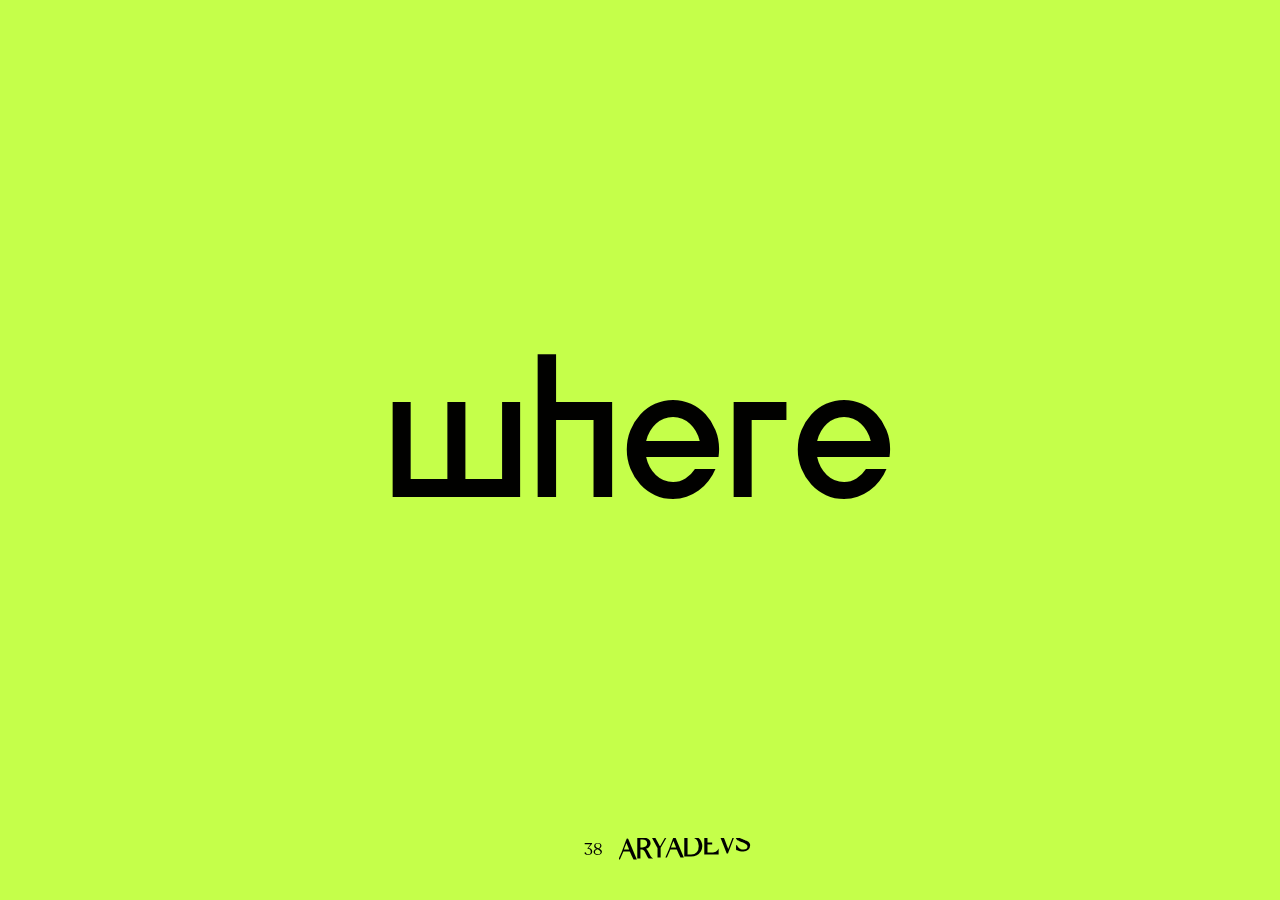
<file: index.html>
<!DOCTYPE html>
<html lang="en">

<head>
    <meta charset="UTF-8">
    <meta name="viewport" content="width=device-width, initial-scale=1.0, maximum-scale=1, user-scalable=no">
    <title>AryaDevs Agency</title>
    <meta name="description" content="Creative Website Development Agency. Let's turn your ideas into captivating digital experiences." />
    <link rel="stylesheet" href="css/global.css">
    <link rel="stylesheet" href="css/menu.css">
    <link rel="stylesheet" href="css/loader.css">
    <link rel="stylesheet" href="css/home.css">
    <link rel="stylesheet" href="css/about.css">
    <link rel="stylesheet" href="css/services.css">
    <link rel="stylesheet" href="css/team.css">
    <link rel="stylesheet" href="css/contact.css">
    <link rel="stylesheet" href="css/projects.css">
    <script src="js/pkgs/barba.umd.js"></script>
    <script src="js/pkgs/lodash.min.js"></script>
    <script src="js/pkgs/revealer.iife.js"></script>
    <script src="js/pkgs/gsap.min.js"></script>
    <script src="js/pkgs/TweenMax.min.js"></script>
    <script src="js/pkgs/anime.min.js"></script>
    <script src="js/pkgs/tailwindcss.min.js"></script>
</head>

<body data-barba="wrapper">
    <!-- <script async src="https://cse.google.com/cse.js?cx=216cae435e8ae4528">
    </script>
    <div class="gcse-search"></div> -->
    
    <div class="navbar">
        <a href="/index.html" class="logo__btn">AryaDevs</a>
        <div class="menu__itms">
            <a href="index.html">home</a>
            <a href="about.html">about</a>
            <a href="services.html">services</a>
            <a href="projects.html">projects</a>
            <a href="pricing.html">pricing</a>
            <a href="contact.html">contact</a>
        </div>
        <button class="menu__btn">menu</button>
    </div>

    <div id="loader-container"></div>
    <div id="menu-container"></div>
    <script>
        function loadComponent(htmlFile, containerId, scriptFile) {
            fetch(htmlFile)
                .then(response => response.text())
                .then(data => {
                    document.getElementById(containerId).innerHTML = data;
                    const script = document.createElement("script");
                    script.src = scriptFile;
                    document.body.appendChild(script);
                })
                .catch(error => console.error(`Error loading ${htmlFile}:`, error));
        }
        loadComponent("loader.html", "loader-container", "js/loader.js");
        loadComponent("menu.html", "menu-container", "js/menu.js");
    </script>

    <main data-barba="container" data-barba-namespace="home">
        <div id="blocks">
            <div class="block"></div>
        </div>

        <h1 id="title">
            Let's mix your ideas with our skills and
            <span class="fancy magic">
                <span class="magic-star">
                    <svg viewBox="0 0 512 512">
                        <path
                            d="M512 255.1c0 11.34-7.406 20.86-18.44 23.64l-171.3 42.78l-42.78 171.1C276.7 504.6 267.2 512 255.9 512s-20.84-7.406-23.62-18.44l-42.66-171.2L18.47 279.6C7.406 276.8 0 267.3 0 255.1c0-11.34 7.406-20.83 18.44-23.61l171.2-42.78l42.78-171.1C235.2 7.406 244.7 0 256 0s20.84 7.406 23.62 18.44l42.78 171.2l171.2 42.78C504.6 235.2 512 244.6 512 255.1z" />
                    </svg>
                </span>
                <span class="magic-star">
                    <svg viewBox="0 0 512 512">
                        <path
                            d="M512 255.1c0 11.34-7.406 20.86-18.44 23.64l-171.3 42.78l-42.78 171.1C276.7 504.6 267.2 512 255.9 512s-20.84-7.406-23.62-18.44l-42.66-171.2L18.47 279.6C7.406 276.8 0 267.3 0 255.1c0-11.34 7.406-20.83 18.44-23.61l171.2-42.78l42.78-171.1C235.2 7.406 244.7 0 256 0s20.84 7.406 23.62 18.44l42.78 171.2l171.2 42.78C504.6 235.2 512 244.6 512 255.1z" />
                    </svg>
                </span>
                <span class="magic-text">create something Amazing!</span>
            </span>
        </h1>

        <footer>
            <div class="contact-1">
                <a href="mailto:info.aryadevs@gmail.com&subject=Project%20Discussion&body=Hello%20AryaDevs%20team!"
                    target="_blank" rel="noopener noreferrer">Say Hello</a>
            </div>
            <div class="contact-2">
                <a href="https://x.com/aryadevs_agency" target="_blank" rel="noopener noreferrer">
                    <svg xmlns="http://www.w3.org/2000/svg" viewBox="0 0 30 30" width="50px" height="50px">
                        <path
                            d="M26.37,26l-8.795-12.822l0.015,0.012L25.52,4h-2.65l-6.46,7.48L11.28,4H4.33l8.211,11.971L12.54,15.97L3.88,26h2.65 l7.182-8.322L19.42,26H26.37z M10.23,6l12.34,18h-2.1L8.12,6H10.23z" />
                    </svg>
                </a>
                <a href="https://www.instagram.com/aryadevs.agency/" target="_blank" rel="noopener noreferrer">
                    <svg xmlns="http://www.w3.org/2000/svg" viewBox="0 0 48 48" width="50px" height="50px">
                        <radialGradient id="yOrnnhliCrdS2gy~4tD8ma" cx="19.38" cy="42.035" r="44.899"
                            gradientUnits="userSpaceOnUse">
                            <stop offset="0" stop-color="#fd5" />
                            <stop offset=".328" stop-color="#ff543f" />
                            <stop offset=".348" stop-color="#fc5245" />
                            <stop offset=".504" stop-color="#e64771" />
                            <stop offset=".643" stop-color="#d53e91" />
                            <stop offset=".761" stop-color="#cc39a4" />
                            <stop offset=".841" stop-color="#c837ab" />
                        </radialGradient>
                        <path fill="url(#yOrnnhliCrdS2gy~4tD8ma)"
                            d="M34.017,41.99l-20,0.019c-4.4,0.004-8.003-3.592-8.008-7.992l-0.019-20	c-0.004-4.4,3.592-8.003,7.992-8.008l20-0.019c4.4-0.004,8.003,3.592,8.008,7.992l0.019,20	C42.014,38.383,38.417,41.986,34.017,41.99z" />
                        <radialGradient id="yOrnnhliCrdS2gy~4tD8mb" cx="11.786" cy="5.54" r="29.813"
                            gradientTransform="matrix(1 0 0 .6663 0 1.849)" gradientUnits="userSpaceOnUse">
                            <stop offset="0" stop-color="#4168c9" />
                            <stop offset=".999" stop-color="#4168c9" stop-opacity="0" />
                        </radialGradient>
                        <path fill="url(#yOrnnhliCrdS2gy~4tD8mb)"
                            d="M34.017,41.99l-20,0.019c-4.4,0.004-8.003-3.592-8.008-7.992l-0.019-20	c-0.004-4.4,3.592-8.003,7.992-8.008l20-0.019c4.4-0.004,8.003,3.592,8.008,7.992l0.019,20	C42.014,38.383,38.417,41.986,34.017,41.99z" />
                        <path fill="#fff"
                            d="M24,31c-3.859,0-7-3.14-7-7s3.141-7,7-7s7,3.14,7,7S27.859,31,24,31z M24,19c-2.757,0-5,2.243-5,5	s2.243,5,5,5s5-2.243,5-5S26.757,19,24,19z" />
                        <circle cx="31.5" cy="16.5" r="1.5" fill="#fff" />
                        <path fill="#fff"
                            d="M30,37H18c-3.859,0-7-3.14-7-7V18c0-3.86,3.141-7,7-7h12c3.859,0,7,3.14,7,7v12	C37,33.86,33.859,37,30,37z M18,13c-2.757,0-5,2.243-5,5v12c0,2.757,2.243,5,5,5h12c2.757,0,5-2.243,5-5V18c0-2.757-2.243-5-5-5H18z" />
                    </svg>
                </a>
                <a href="https://www.linkedin.com/in/aryadevs-agency/" target="_blank" rel="noopener noreferrer">
                    <svg xmlns="http://www.w3.org/2000/svg" viewBox="0 0 48 48" width="50px" height="50px">
                        <path fill="#0288D1"
                            d="M42,37c0,2.762-2.238,5-5,5H11c-2.761,0-5-2.238-5-5V11c0-2.762,2.239-5,5-5h26c2.762,0,5,2.238,5,5V37z" />
                        <path fill="#FFF"
                            d="M12 19H17V36H12zM14.485 17h-.028C12.965 17 12 15.888 12 14.499 12 13.08 12.995 12 14.514 12c1.521 0 2.458 1.08 2.486 2.499C17 15.887 16.035 17 14.485 17zM36 36h-5v-9.099c0-2.198-1.225-3.698-3.192-3.698-1.501 0-2.313 1.012-2.707 1.99C24.957 25.543 25 26.511 25 27v9h-5V19h5v2.616C25.721 20.5 26.85 19 29.738 19c3.578 0 6.261 2.25 6.261 7.274L36 36 36 36z" />
                    </svg>
                </a>
            </div>
        </footer>
    </main>

    <script src="js/home.js"></script>
    <script src="js/page.js"></script>
</body>

</html>
</file>
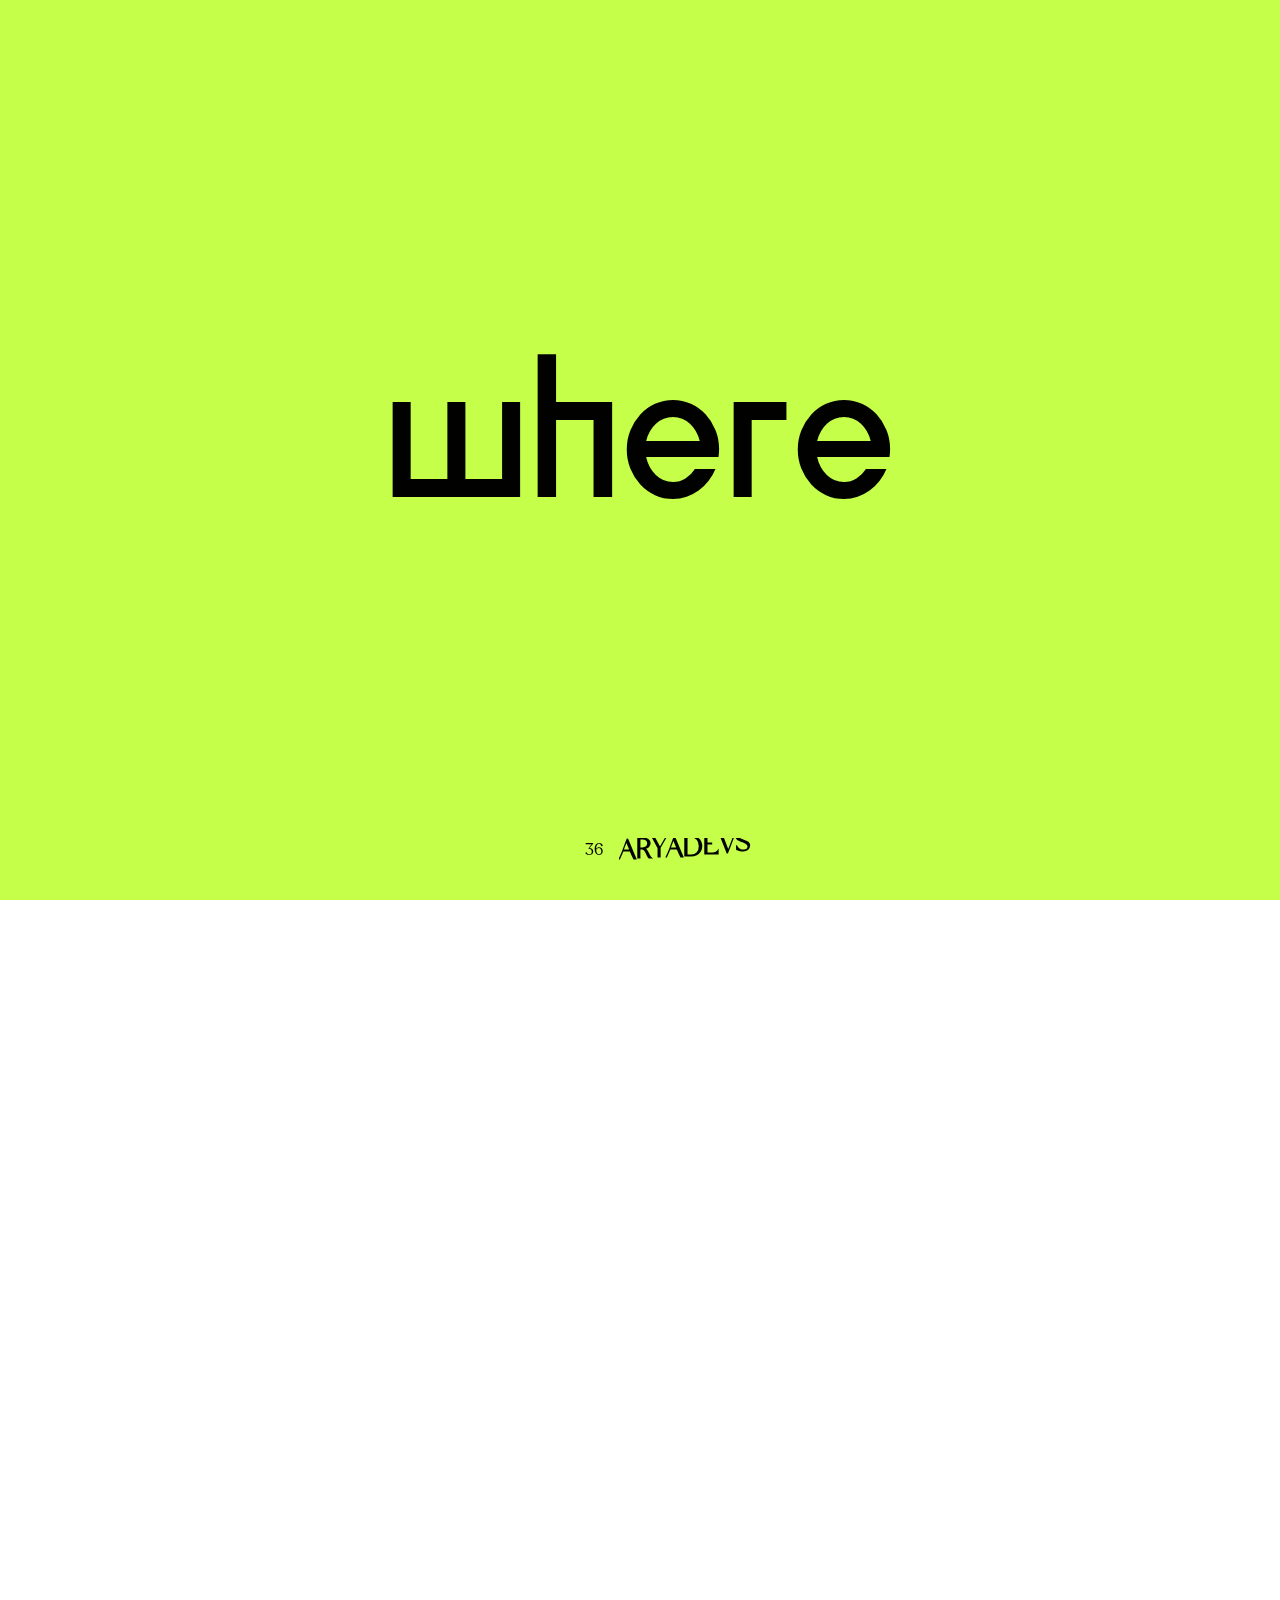
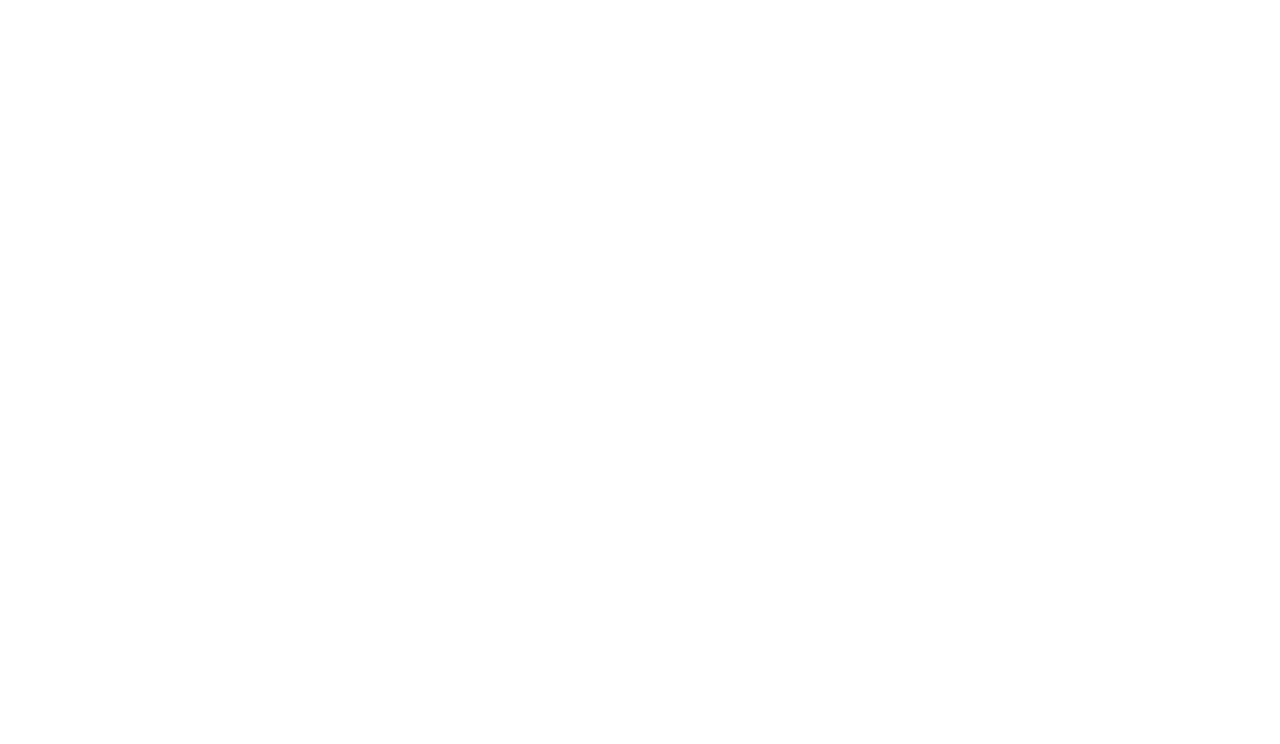
<file: about.html>
<!DOCTYPE html>
<html lang="en">

<head>
    <meta charset="UTF-8">
    <meta name="viewport" content="width=device-width, initial-scale=1.0, maximum-scale=1, user-scalable=no">
    <title>About Us | AryaDevs Agency</title>
    <meta name="description" content="We design and develop transformative user experiences across all platforms." />
    <link rel="stylesheet" href="css/global.css">
    <link rel="stylesheet" href="css/menu.css">
    <link rel="stylesheet" href="css/loader.css">
    <link rel="stylesheet" href="css/home.css">
    <link rel="stylesheet" href="css/about.css">
    <link rel="stylesheet" href="css/services.css">
    <link rel="stylesheet" href="css/team.css">
    <link rel="stylesheet" href="css/contact.css">
    <link rel="stylesheet" href="css/projects.css">
    <script src="js/pkgs/barba.umd.js"></script>
    <script src="js/pkgs/lodash.min.js"></script>
    <script src="js/pkgs/revealer.iife.js"></script>
    <script src="js/pkgs/gsap.min.js"></script>
    <script src="js/pkgs/TweenMax.min.js"></script>
    <script src="js/pkgs/anime.min.js"></script>
    <script src="js/pkgs/tailwindcss.min.js"></script>
</head>

<body data-barba="wrapper">
  <div class="navbar">
        <a href="/index.html" class="logo__btn">AryaDevs</a>
        <div class="menu__itms">
            <a href="index.html">home</a>
            <a href="about.html">about</a>
            <a href="services.html">services</a>
            <a href="projects.html">projects</a>
            <a href="pricing.html">pricing</a>
            <a href="contact.html">contact</a>
        </div>
        <button class="menu__btn">menu</button>
    </div>

    <div id="loader-container"></div>
    <div id="menu-container"></div>
    <script>
        function loadComponent(htmlFile, containerId, scriptFile) {
            fetch(htmlFile)
                .then(response => response.text())
                .then(data => {
                    document.getElementById(containerId).innerHTML = data;
                    const script = document.createElement("script");
                    script.src = scriptFile;
                    document.body.appendChild(script);
                })
                .catch(error => console.error(`Error loading ${htmlFile}:`, error));
        }
        loadComponent("loader.html", "loader-container", "js/loader.js");
        loadComponent("menu.html", "menu-container", "js/menu.js");
    </script>

    <main data-barba="container" data-barba-namespace="about">
        <section id="section1">
            <!-- <div id="tiles"></div> -->
            <div class="hero">
                <h3>Hey, we're <span>AryaDevs</span></h3>
                <h1>
                    <span>Creative Website</span><br />
                    <span>Development Agency</span>
                </h1>
            </div>
        </section>
        <div class="marquee">
            <ul>
                <li>
                    <span>Flexible Price</span>
                </li>
                <li>
                    <span>User Centric Design</span>
                </li>
                <li>
                    <span>AI-Driven Solutions</span>
                </li>
            </ul>

            <ul aria-hidden="true">
                <li>
                    <span>Flexible Price</span>
                </li>
                <li>
                    <span>User Centric Design</span>
                </li>
                <li>
                    <span>AI-Driven Solutions</span>
                </li>
            </ul>
        </div>
        <section id="section2">
            <h2>
                As a full-Stack Website development agency, we work closely with our clients to define, design and develop
                transformative user experiences across their website and brand's touchpoints.
            </h2>
        </section>
        <section id="section3">
            <h2>Our high-quality working processes</h2>
            <p class="info">
                We focus at every stage on effective communication and collaboration between the client and
                ensuring that the final design meets the client's objectives and expectations.
            </p>
            <div class="process__container">
                <div class="process__card">
                    <div class="process__step">
                        STEP 1
                    </div>
                    <h4>Strategic Approach</h4>
                    <p>
                        We begin by understanding your goals and crafting a plan to ensure every creative choice
                        supports your vision.
                    </p>
                </div>
                <div class="process__card">
                    <div class="process__step">
                        STEP 2
                    </div>
                    <h4>Collaboration is Key</h4>
                    <p>
                        We work hand-in-hand with you, combining your ideas and our expertise to create something
                        unique.
                    </p>
                </div>
                <div class="process__card">
                    <div class="process__step">
                        STEP 3
                    </div>
                    <h4>End to End Delivery</h4>
                    <p>
                        From start to finish, we handle every aspect to deliver a polished, high-quality result on time.
                    </p>
                </div>
            </div>
            <p class="info">
                *It is important to note that these are simplified steps, and the actual work process may vary
                depending on the complexity of the project.
            </p>
        </section>
    </main>

    <script src="js/page.js"></script>
</body>

</html>
</file>
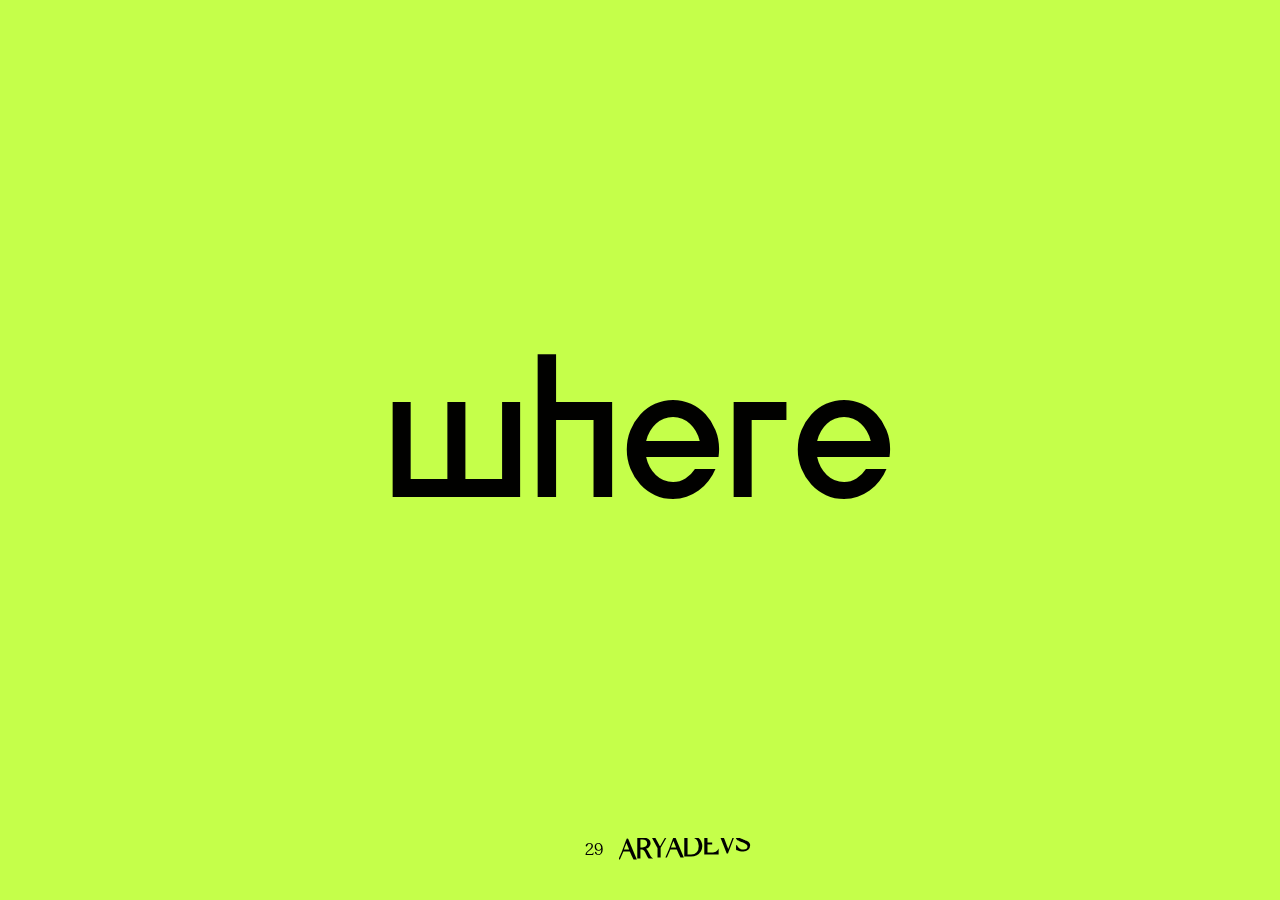
<file: contact.html>
<!DOCTYPE html>
<html lang="en">

<head>
    <meta charset="UTF-8">
    <meta name="viewport" content="width=device-width, initial-scale=1.0, maximum-scale=1, user-scalable=no">
    <title>Contact Us | AryaDevs Agency</title>
    <meta name="description" content="Connect with us to discuss innovative solutions for your digital projects." />
    <link rel="stylesheet" href="css/global.css">
    <link rel="stylesheet" href="css/menu.css">
    <link rel="stylesheet" href="css/loader.css">
    <link rel="stylesheet" href="css/home.css">
    <link rel="stylesheet" href="css/about.css">
    <link rel="stylesheet" href="css/services.css">
    <link rel="stylesheet" href="css/team.css">
    <link rel="stylesheet" href="css/contact.css">
    <link rel="stylesheet" href="css/projects.css">
    <link rel="stylesheet" href="/css/pricing.css">
    <script src="js/pkgs/barba.umd.js"></script>
    <script src="js/pkgs/lodash.min.js"></script>
    <script src="js/pkgs/revealer.iife.js"></script>
    <script src="js/pkgs/gsap.min.js"></script>
    <script src="js/pkgs/TweenMax.min.js"></script>
    <script src="js/pkgs/anime.min.js"></script>
    <script src="js/pkgs/tailwindcss.min.js"></script>
</head>

<body data-barba="wrapper">
    <div class="navbar">
        <a href="/index.html" class="logo__btn">AryaDevs</a>
        <div class="menu__itms">
            <a href="index.html">home</a>
            <a href="about.html">about</a>
            <a href="services.html">services</a>
            <a href="projects.html">projects</a>
            <a href="pricing.html">pricing</a>
            <a href="contact.html">contact</a>
        </div>
        <button class="menu__btn">menu</button>
    </div>

    <div id="loader-container"></div>
    <div id="menu-container"></div>
    <script>
        function loadComponent(htmlFile, containerId, scriptFile) {
            fetch(htmlFile)
                .then(response => response.text())
                .then(data => {
                    document.getElementById(containerId).innerHTML = data;
                    const script = document.createElement("script");
                    script.src = scriptFile;
                    document.body.appendChild(script);
                })
                .catch(error => console.error(`Error loading ${htmlFile}:`, error));
        }
        loadComponent("loader.html", "loader-container", "js/loader.js");
        loadComponent("menu.html", "menu-container", "js/menu.js");
    </script>

    <main data-barba="container" data-barba-namespace="contact">
        <section id="section1">
            <video id="video" class="w-full h-full object-contain" autoplay loop muted>
                <source src="./assets/video/cube.mp4" type="video/mp4" />
            </video>

            <div id="content" class="hero-marquee">
                Any project in mind
            </div>

            <div id="content"
                class="absolute w-full bottom-0 p-[1rem] md:p-[2rem] flex gap-8 flex-col md:flex-row md:items-end justify-between">
                <div>
                    <p class="pb-1 text-lg text-center md:text-left text-gray-500">
                        Tell us with that you're looking to achieve
                    </p>
                    <div class="w-fit mx-auto md:mx-0">
                        <button id="next0" class="text-white underline underline-offset-8 uppercase">Start your project
                            </id="next4">
                    </div>
                </div>
                <div class="flex flex-col md:ml-auto">
                    <p class="pb-1 text-lg text-center md:text-right text-gray-500">Contact us directly</p>
                    <a href="mailto:info.aryadevs@gmail.com&subject=Project%20Discussion&body=Hello%20AryaDevs%20team!"
                        target="_blank" rel="noopener noreferrer"
                        class="text-lg text-center md:text-right text-white">info.aryadevs@gmail.com</a>
                </div>
            </div>
        </section>

        <section id="section2" class="h-[100dvh] w-screen px-[1rem] sm:px-[2rem] py-0 md:p-10 overflow-auto">
            <div class="mx-auto max-w-[1024px] h-full py-[6rem] flex flex-col justify-between">
                <div>
                    <h1 class="text-black text-4xl leading-tight overflow-hidden">
                        <span>Before we start,</span>
                    </h1>
                    <h1 class="text-black text-4xl leading-tight overflow-hidden">
                        <span>What is your name?</span>
                    </h1>
                </div>
                <div class="flex flex-col md:flex-row items-center gap-4">
                    <input id="firstNameInput"
                        class="w-full border-b border-gray-500 placeholder-gray-500 text-2xl outline-none bg-transparent py-3"
                        type="text" placeholder="Your first name" />
                    <input id="lastNameInput"
                        class="w-full border-b border-gray-500 placeholder-gray-500 text-2xl outline-none bg-transparent py-3"
                        type="text" placeholder="Your last name" />
                </div>
                <div class="flex items-center gap-8">
                    <div id="back1" class="flex items-center space-x-2">
                        <button class="text-black font-semibold underline underline-offset-8 uppercase">Go
                            back</button>
                    </div>
                    <div id="next1">
                        <button
                            class="text-black font-semibold underline underline-offset-8 uppercase">Continue</button>
                    </div>
                </div>
            </div>
        </section>

        <section id="section3" class="h-[100dvh] w-screen px-[1rem] sm:px-[2rem] py-0 md:p-10 overflow-auto">
            <div
                class="mx-auto max-w-[1024px] sm:h-full py-[6rem] grid grid-flow-row gap-20 sm:flex sm:flex-col sm:justify-between">
                <div>
                    <h1 class="text-black text-4xl leading-tight overflow-hidden">
                        <span id="user">Nice to meet you!</span>
                    </h1>
                    <h1 class="text-black text-4xl leading-tight overflow-hidden">
                        <span>What service interests you?</span>
                    </h1>
                </div>
                <div>
                    <div class="w-fit flex flex-wrap items-center gap-4">
                        <button id="btn" value="Web Development"
                            class="service-btn py-3 px-6 sm:text-lg border border-gray-500 rounded">
                            Web Development
                        </button>
                    </div>
                    <div class="mt-4">
                        <input type="text" id="custom_service" placeholder="Other services in mind"
                            class="w-full sm:w-auto border-b border-gray-500 placeholder-gray-500 text-xl outline-none bg-transparent py-2">
                    </div>
                </div>
                <div class="flex items-center gap-8">
                    <div id="back2">
                        <button class="text-black font-semibold underline underline-offset-8 uppercase">Go
                            back</button>
                    </div>
                    <div id="next2">
                        <button
                            class="text-black font-semibold underline underline-offset-8 uppercase">Continue</button>
                    </div>
                </div>
            </div>
        </section>

        <section id="section4" class="h-[100dvh] w-screen px-[1rem] sm:px-[2rem] py-0 md:p-10 overflow-auto">
            <div class="mx-auto max-w-[1024px] h-full py-[6rem] flex flex-col justify-between">
                <div>
                    <h1 class="text-black text-4xl leading-tight overflow-hidden">
                        <span>Let's talk budget</span>
                    </h1>
                    <h1 class="text-black text-4xl leading-tight overflow-hidden">
                        <span>What is yours?</span>
                    </h1>
                </div>
                <div>
                    <div class="w-fit flex flex-wrap items-center gap-4">
                        <button id="btn" value="Less than $500"
                            class="budget-btn py-3 px-6 sm:text-lg border border-gray-500 rounded">
                            Less than $500
                        </button>
                        <button id="btn" value="$500-800"
                            class="budget-btn py-3 px-6 sm:text-lg border border-gray-500 rounded">
                            $500-800
                        </button>
                        <button id="btn" value="$800-1200"
                            class="budget-btn py-3 px-6 sm:text-lg border border-gray-500 rounded">
                            $800-1200
                        </button>
                        <button id="btn" value="$1200-2000"
                            class="budget-btn py-3 px-6 sm:text-lg border border-gray-500 rounded">
                           $1200-2000
                        </button>
                        <button id="btn" value="More than $2000+"
                            class="budget-btn py-3 px-6 sm:text-lg border border-gray-500 rounded">
                            More than $2000+
                        </button>
                    </div>
                    <div class="mt-4">
                        <input type="text" id="custom_budget" placeholder="Other budget in mind"
                            class="w-full sm:w-auto border-b border-gray-500 placeholder-gray-500 text-xl outline-none bg-transparent py-2">
                    </div>
                </div>
                <div class="flex items-center gap-8">
                    <div id="back3">
                        <button class="text-black font-semibold underline underline-offset-8 uppercase">Go
                            back</button>
                    </div>
                    <div id="next3">
                        <button
                            class="text-black font-semibold underline underline-offset-8 uppercase">Continue</button>
                    </div>
                </div>
            </div>
        </section>

        <section id="section5" class="h-[100dvh] w-screen px-[1rem] sm:px-[2rem] py-0 md:p-10 overflow-auto">
            <div class="mx-auto max-w-[1024px] h-full py-[6rem] flex flex-col justify-between">
                <div>
                    <h1 class="text-black text-4xl leading-tight overflow-hidden">
                        <span>Finally,</span>
                    </h1>
                    <h1 class="text-black text-4xl leading-tight overflow-hidden">
                        <span>Provide your contact detail.</span>
                    </h1>
                </div>
                <div class="flex flex-col md:flex-row items-center gap-4">
                    <input id="emailInput"
                        class="w-full border-b border-gray-500 placeholder-gray-500 text-2xl outline-none bg-transparent py-3"
                        type="text" placeholder="Your email address" />
                    <input id="contactNumberInput"
                        class="w-full border-b border-gray-500 placeholder-gray-500 text-2xl outline-none bg-transparent py-3"
                        type="text" placeholder="Your contact number (optional)" />
                </div>
                <div class="flex items-center gap-8">
                    <div id="back4" class="flex items-center space-x-2">
                        <button class="text-black font-semibold underline underline-offset-8 uppercase">Go
                            back</button>
                    </div>
                    <div id="next4" class="w-[80px] flex items-center justify-center">
                        <button id="continueButton"
                            class="text-black font-semibold underline underline-offset-8 uppercase flex items-center gap-2">
                            <span id="continueText">Continue</span>
                            <span id="loadingSpinner"
                                class="hidden w-4 h-4 border-t-2 border-gray-900 rounded-full animate-spin"></span>
                        </button>
                    </div>
                </div>
            </div>
        </section>

        <section id="section6" class="h-[100dvh] w-screen px-[1rem] sm:px-[2rem] py-0 md:p-10 overflow-auto">
            <div class="mx-auto max-w-[1024px] h-full py-[6rem] flex flex-col justify-between">
                <div>
                    <h1 class="text-black text-4xl leading-tight overflow-hidden">
                        <span>Thank you!</span>
                    </h1>
                    <h1 class="text-black text-4xl leading-tight overflow-hidden">
                        <span>We will contact you shortly!</span>
                    </h1>
                </div>
                <button id="next5" class="w-fit text-black font-semibold underline underline-offset-8 uppercase">
                    Go back to home page
                </button>
            </div>
        </section>
    </main>

    <script src="js/contact.js"></script>
    <script src="js/page.js"></script>
</body>

</html>
</file>
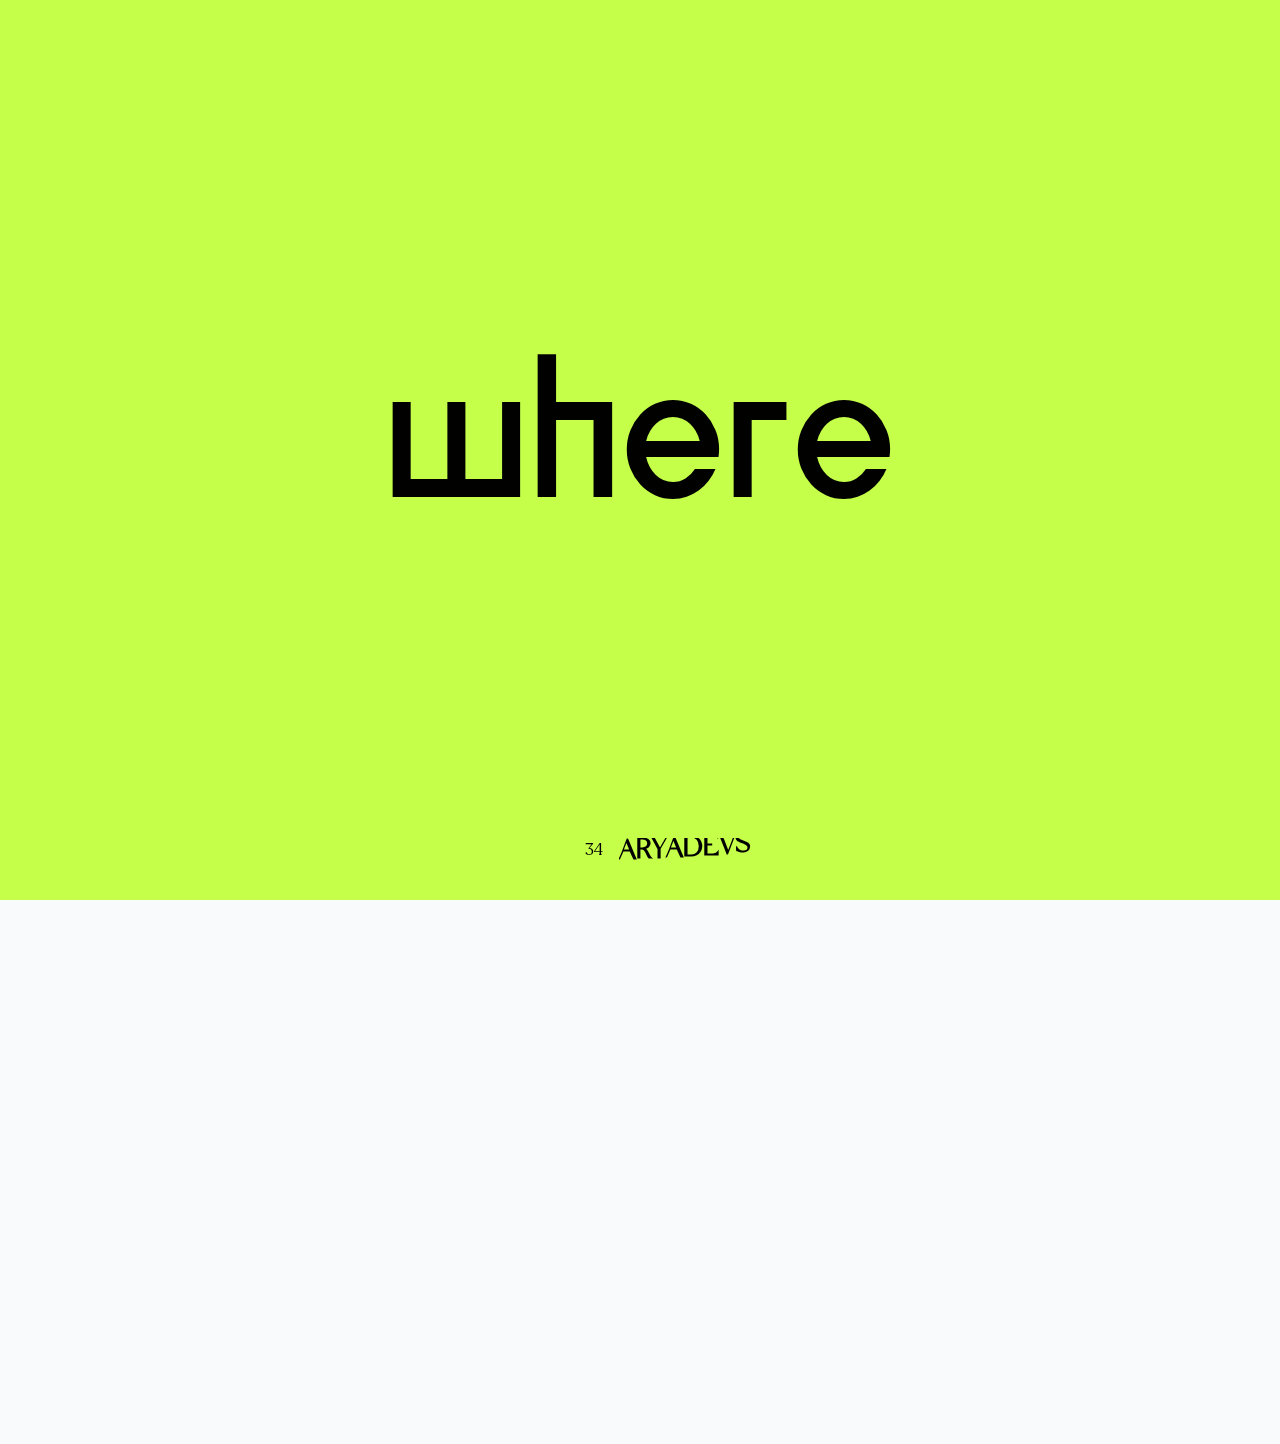
<file: pricing.html>
<!DOCTYPE html>
<html lang="en">

<head>
    <meta charset="UTF-8" />
    <meta name="viewport" content="width=device-width, initial-scale=1.0, maximum-scale=1, user-scalable=no" />
    <title>Our Pricing | AryaDevs</title>
    <meta name="description" content="Explore some of our top projects." />
    <link rel="stylesheet" href="css/global.css" />
    <link rel="stylesheet" href="css/menu.css" />
    <link rel="stylesheet" href="css/loader.css" />
    <link rel="stylesheet" href="css/home.css" />
    <link rel="stylesheet" href="css/about.css" />
    <link rel="stylesheet" href="css/services.css" />
    <link rel="stylesheet" href="css/team.css" />
    <link rel="stylesheet" href="css/contact.css" />
    <link rel="stylesheet" href="css/projects.css" />
    <link rel="stylesheet" href="css/pricing.css" />
    <script src="js/pkgs/barba.umd.js"></script>
    <script src="js/pkgs/lodash.min.js"></script>
    <script src="js/pkgs/revealer.iife.js"></script>
    <script src="js/pkgs/gsap.min.js"></script>
    <script src="js/pkgs/TweenMax.min.js"></script>
    <script src="js/pkgs/anime.min.js"></script>
    <script src="js/pkgs/tailwindcss.min.js"></script>

</head>

<body data-barba="wrapper">
    <div class="navbar">
        <a href="/index.html" class="logo__btn">AryaDevs</a>
        <div class="menu__itms">
            <a href="index.html">home</a>
            <a href="about.html">about</a>
            <a href="services.html">services</a>
            <a href="projects.html">projects</a>
            <a href="pricing.html">pricing</a>
            <a href="contact.html">contact</a>
        </div>
        <button class="menu__btn">menu</button>
    </div>

    <div id="loader-container"></div>
    <div id="menu-container"></div>
    <script>
        function loadComponent(htmlFile, containerId, scriptFile) {
            fetch(htmlFile)
                .then((response) => response.text())
                .then((data) => {
                    document.getElementById(containerId).innerHTML = data;
                    const script = document.createElement("script");
                    script.src = scriptFile;
                    document.body.appendChild(script);
                })
                .catch((error) => console.error(`Error loading ${htmlFile}:`, error));
        }
        loadComponent("loader.html", "loader-container", "js/loader.js");
        loadComponent("menu.html", "menu-container", "js/menu.js");
    </script>

    <main data-barba="container" data-barba-namespace="services">
        <div class="qualities">
            <div class="head">
                <h2>Pricing</h2>
                <div>
                    <p class="subtitle">Designed to grow your business, no matter where you're starting</p>

                    <div class="grid">

                        <!-- Essential -->
                        <div class="card">
                            <div class="ribbon">Starter</div>
                            <div class="pricing-title">💡 Essential Web Presence</div>
                            <p class="price">$500 – $700</p>
                            <ul>
                                <li>✅1-page scrolling website</li>
                                <li>✅Clean UI/UX design</li>
                                <li>✅Mobile responsive</li>
                                <li>✅Basic SEO setup</li>
                                <li>✅Simple contact form</li>
                                <li>✅Logo design (basic) - Optional</li>
                                <li>✅Free domain & hosting (1 yr)</li>
                                <li>✅Unlimited revisions</li>
                            </ul>
                            <p class="tagline">🟢 Clean and fast online presence</p>
                            <p class="delivery">Delivery: 5–7 Days</p>
                            <a href="contact.html" class="cta-button">Get Started</a>
                        </div>

                        <!-- Business Growth -->
                        <div class="card">
                            <div class="ribbon" style="background:#d1fae5; color:#047857;">Most Popular</div>
                            <div class="pricing-title">⚙️ Business Growth Website</div>
                            <p class="price">$900 – $1,300</p>
                            <ul>
                                <li>✅Up to 5 custom pages</li>
                                <li>✅Professional UI/UX layout</li>
                                <li class="highlight">✅Mobile & SEO optimized (core pages)</li>
                                <li class="highlight">✅Google Maps & Reviews embed</li>
                                <li>✅Lead capture forms</li>
                                <li class="highlight">✅Appointment booking integration (Calendly, Square, etc.)</li>
                                <li class="highlight">✅Smart Review System</li>
                                <li class="highlight">✅Custom logo & branding kit (colors, fonts, brand style) - Optional</li>
                                <li>✅FAQ Section for SEO + trust</li>
                                <li>✅Free domain & hosting (1 yr)</li>
                                <li>✅Unlimited revisions</li>
                            </ul>
                            <p class="tagline">🟠 More visibility, more leads</p>
                            <p class="delivery">Delivery: 7–12 Days</p>
                            <a href="contact.html" class="cta-button">Get Started</a>
                        </div>

                        <!-- Premium -->
                        <div class="card">
                            <div class="ribbon" style="background:#fee2e2; color:#b91c1c;">Best Value</div>
                            <div class="pricing-title">🚀 Premium Conversion & Branding</div>
                            <p class="price">$1,500 – $2,000</p>
                            <ul>
                                <li>✅Up to 10 custom pages</li>
                                <li>✅Advanced UI/UX layout for conversion</li>
                                <li class="highlight">✅Full on-page SEO optimization</li>
                                <li class="highlight">✅Copywriting support</li>
                                <li>✅Speed & performance optimization</li>
                                <li class="highlight">✅Appointment booking integration (Calendly, Square, etc.)</li>
                                <li class="highlight">✅Custom logo & branding kit (colors, fonts, brand style) - Optional</li>
                                <li>✅ <span class="highlight">Google Analytics</span>, Google Maps, and review embed</li>
                                <li class="highlight">✅Smart Review System</li>
                                <li>✅FAQ Section for SEO & customer clarity</li>
                                <li>✅Unlimited revisions</li>
                                <li>✅Free hosting & domain for 1 year</li>
                                <li class="highlight">✅1 month of post-launch support</li>
                            </ul>
                            <p class="tagline">🔴 Built to convert & dominate locally</p>
                            <p class="delivery">Delivery: 12–18 Days</p>
                            <a href="contact.html" class="cta-button">Get Started</a>
                        </div>

                    </div>
                </div>
            </div>
        </div>
    </main>

    <script src="js/page.js"></script>
</body>

</html>
</file>
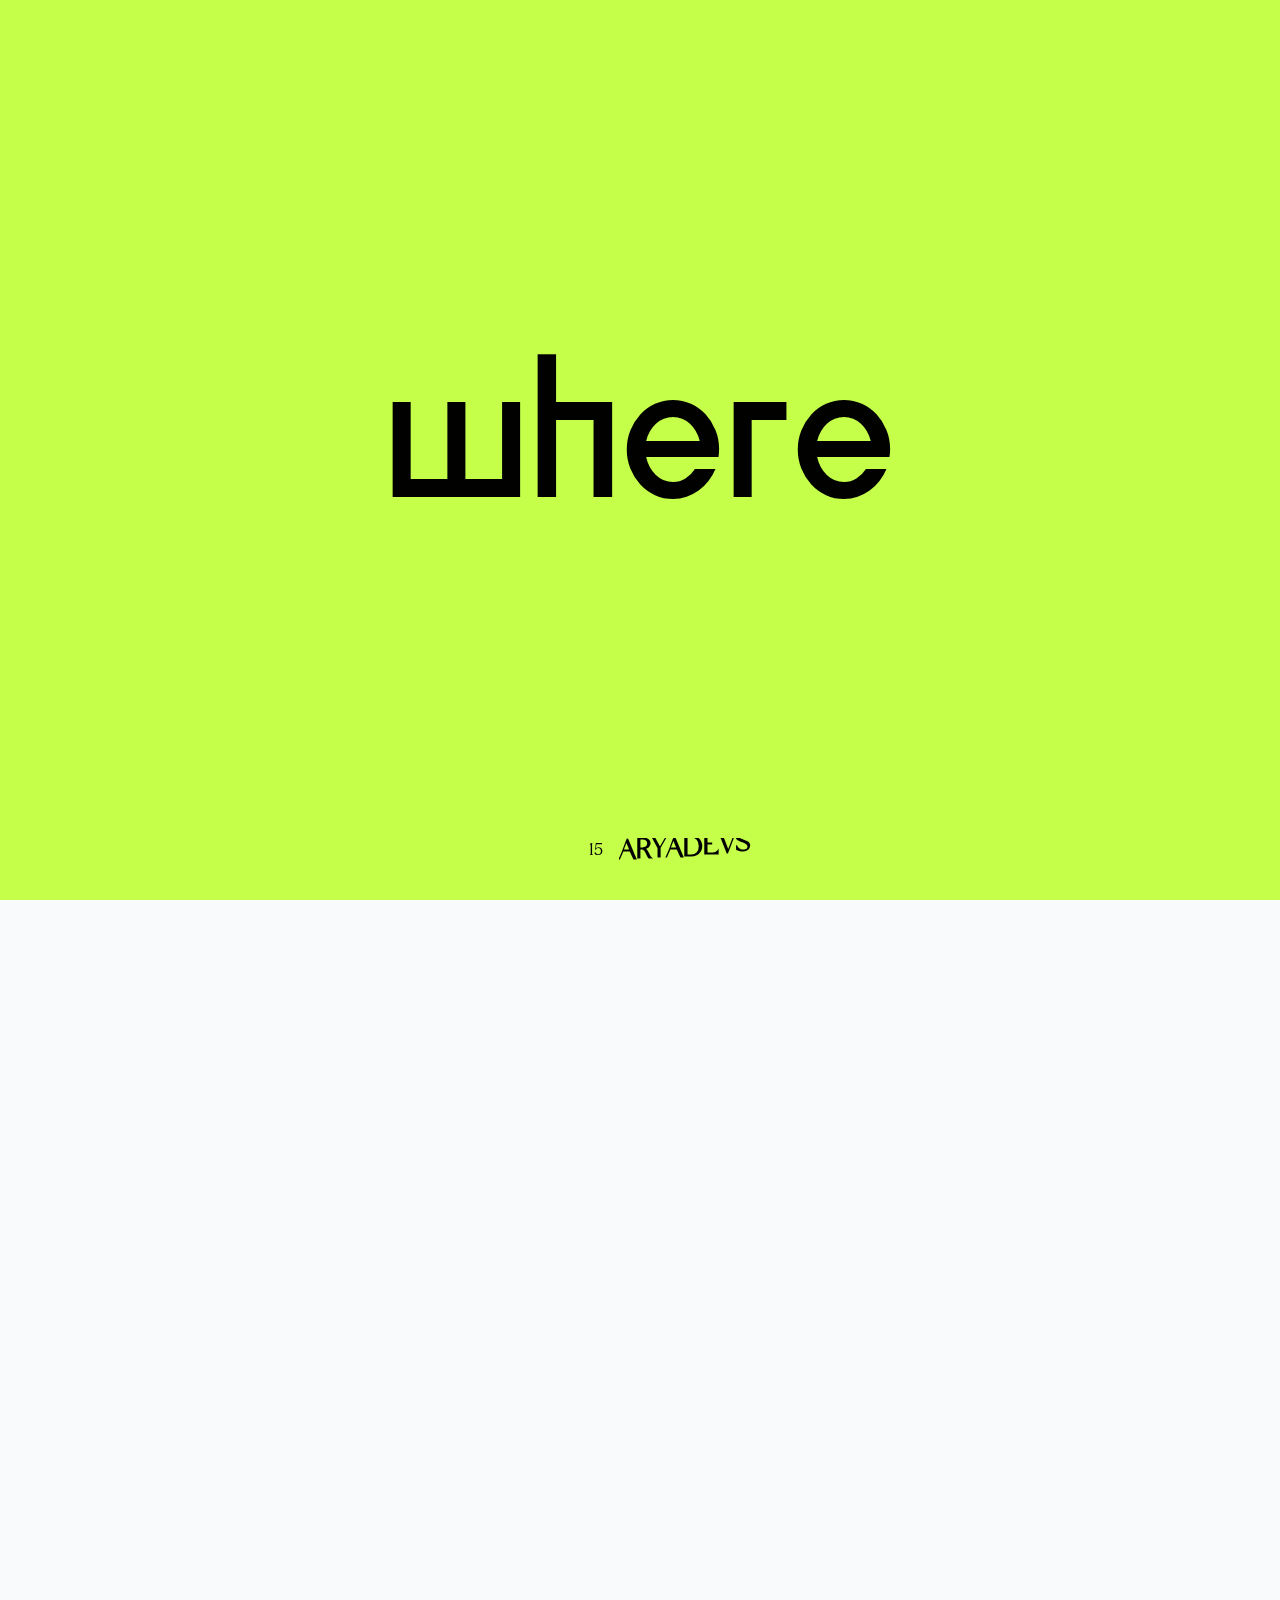
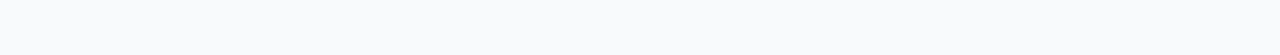
<file: services.html>
<!DOCTYPE html>
<html lang="en">

<head>
    <meta charset="UTF-8">
    <meta name="viewport" content="width=device-width, initial-scale=1.0, maximum-scale=1, user-scalable=no">
    <title>Our Services | AryaDevs Agency</title>
    <meta name="description" content="We make modern and intuitive solutions for your business." />
    <link rel="stylesheet" href="css/global.css">
    <link rel="stylesheet" href="/css/pricing.css">
    <link rel="stylesheet" href="css/menu.css">
    <link rel="stylesheet" href="css/loader.css">
    <link rel="stylesheet" href="css/home.css">
    <link rel="stylesheet" href="css/about.css">
    <link rel="stylesheet" href="css/services.css">
    <link rel="stylesheet" href="css/team.css">
    <link rel="stylesheet" href="css/contact.css">
    <link rel="stylesheet" href="css/projects.css">
    <script src="js/pkgs/barba.umd.js"></script>
    <script src="js/pkgs/lodash.min.js"></script>
    <script src="js/pkgs/revealer.iife.js"></script>
    <script src="js/pkgs/gsap.min.js"></script>
    <script src="js/pkgs/TweenMax.min.js"></script>
    <script src="js/pkgs/anime.min.js"></script>
    <script src="js/pkgs/tailwindcss.min.js"></script>
</head>

<body data-barba="wrapper">
  <div class="navbar">
        <a href="/index.html" class="logo__btn">AryaDevs</a>
        <div class="menu__itms">
            <a href="index.html">home</a>
            <a href="about.html">about</a>
            <a href="services.html">services</a>
            <a href="projects.html">projects</a>
            <a href="pricing.html">pricing</a>
            <a href="contact.html">contact</a>
        </div>
        <button class="menu__btn">menu</button>
    </div>

    <div id="loader-container"></div>
    <div id="menu-container"></div>
    <script>
        function loadComponent(htmlFile, containerId, scriptFile) {
            fetch(htmlFile)
                .then(response => response.text())
                .then(data => {
                    document.getElementById(containerId).innerHTML = data;
                    const script = document.createElement("script");
                    script.src = scriptFile;
                    document.body.appendChild(script);
                })
                .catch(error => console.error(`Error loading ${htmlFile}:`, error));
        }
        loadComponent("loader.html", "loader-container", "js/loader.js");
        loadComponent("menu.html", "menu-container", "js/menu.js");
    </script>

    <main data-barba="container" data-barba-namespace="services">
        <div class="hero">
            <p>We make <span>modern</span> & <span>intuitive</span> Web solutions for your business</p>
        </div>
        <div class="services">
            <div class="top">
                <p>
                    At AryaDevs, we specialize in crafting custom web solutions that drive results. With a team of skilled developers, designers, and digital strategists, we build seamless, user-friendly websites and applications that help businesses thrive in the digital world. Whether you need a dynamic website, or a complex web application, we have the expertise to bring your vision to life.
                </p>
            </div>
        </div>

        <div class="format-container">
            <div class="services_box">
                <div class="services_item">
                    <div class="services-item_link">
                        <div class="services-item_bg"></div>
                        <div class="services-item_title">
                            Web Development
                        </div>
                    </div>
                </div>

            </div>
        </div>
    </main>

    <script src="js/page.js"></script>
</body>

</html>
</file>
<file: css/global.css>
@font-face {
    font-family: "Barracuda";
    src: url(/assets/font/Barracuda-Regular.ttf);
}

@font-face {
    font-family: "Neue Montreal";
    src: url(/assets/font/NeueMontreal-Regular.otf);
}

@font-face {
    font-family: "PP Editorial Old";
    src: url(/assets/font/PPEditorialOld-Regular.otf);
}

@font-face {
    font-family: "Bridge Head Con Medium";
    src: url(/assets/font/BridgeHeadCon-Medium.ttf);
}

@font-face {
    font-family: "Bigilla";
    src: url(/assets/font/Bigilla.otf);
}

@font-face {
    font-family: "Coolvetica";
    src: url(/assets/font/Coolvetica-Regular.otf);
}

@font-face {
    font-family: "Poppins";
    src: url(/assets/font/Poppins.ttf);
}

@font-face {
    font-family: "Recoleta";
    src: url(/assets/font/Recoleta.otf);
}

@font-face {
    font-family: "Sora";
    src: url(/assets/font/Sora.ttf);
}

@font-face {
    font-family: "Gallery Modern";
    src: url(/assets/font/GalleryModern.woff2);
}

@font-face {
    font-family: "Lato";
    src: url(/assets/font/Lato.ttf);
}

@font-face {
    font-family: "Utendo";
    src: url(/assets/font/Utendo-Regular.ttf);
}

* {
    margin: 0;
    padding: 0;
    box-sizing: border-box;
    -webkit-tap-highlight-color: transparent;
}

html,
body {
    cursor: url("/assets/cursor/default-dark.png"), default;
    overscroll-behavior-y: none;
}

main {
    position: relative;
    opacity: 0;
    transition: opacity 200ms ease-in;
}

a {
    cursor: url("/assets/cursor/pointer-dark.png"), default;
    color: inherit;
    text-decoration: none;
}

button {
    color: inherit;
    border: inherit;
    background: none;
    cursor: url("/assets/cursor/pointer-dark.png"), default;
    font-family: inherit;
}

input {
    cursor: url("/assets/cursor/edit-dark.png"), default;
}

.navbar {
    width: 100%;
    position: absolute;
    top: 0;
    left: 0;
    z-index: -1;
    opacity: 0;
    display: flex;
    justify-content: space-between;
    cursor: url("/assets/cursor/default-dark.png"), default;
    pointer-events: none;
}

.navbar .logo__btn {
    padding: 2rem;
    font-size: 30px;
    font-family: "Utendo", sans-serif;
    /* font-family: "Gallery Modern"; */
    font-weight: 600;
    text-transform: lowercase;
    line-height: 1;
    cursor: url("/assets/cursor/pointer-dark.png"), default;
    pointer-events: fill;
}

.navbar .menu__itms {
    height: fit-content;
    padding: 2rem;
    display: flex;
    gap: 20px;
    font-size: 30px;
    font-family: "Utendo", sans-serif;

    a {
        line-height: 1;
        pointer-events: fill;
    }
}

.navbar .menu__btn {
    padding: 2rem;
    display: none;
    font-size: 30px;
    font-family: "Recoleta", sans-serif;
    line-height: 1;
    pointer-events: fill;
}

@media screen and (max-width: 900px) {
    .navbar .logo__btn {
        padding: 1rem;
    }

    .navbar .menu__itms {
        display: none;
    }

    .navbar .menu__btn {
        padding: 1rem;
        display: block;
    }
}
</file>
<file: css/menu.css>
header {
    position: relative;
    display: none;
}

.header__nav {
    position: fixed;
    z-index: 20;
    top: 0;
    left: 0;
    width: 100%;
    height: 100dvh;
    display: flex;
    justify-content: space-between;
    visibility: hidden;
    background-color: #C5FF4A;
    /* background-color: #C6E421; */
    overflow: hidden;
}

.header__nav[data-active="true"] {
    visibility: visible;
}

.header__menu {
    width: 100%;
    height: 100%;
    display: grid;
    justify-content: center;
    align-items: center;
    overflow-y: auto;
}

.header__menu .header__menu-item {
    font-size: 90px;
    font-family: "Recoleta";
}

.header__menu .header__menu-item a span {
    font-family: "Bigilla";
    font-size: 24px;
}

.header__menu-item a {
    font-weight: 300;
    color: #000;
}

@media screen and (max-width: 900px) {
    header {
        display: block;
    }

    .header__menu .header__menu-item {
        font-size: 70px;
    }
}
</file>
<file: css/loader.css>
#loader-container {
    display: none;
}

.pre-loader {
    position: fixed;
    top: 0;
    width: 100%;
    height: 100dvh;
    z-index: 3;
}

.loader {
    position: absolute;
    top: 0;
    width: 100%;
    height: 100dvh;
    background-color: #C5FF4A;
    display: flex;
    justify-content: center;
    align-items: center;
}

.loader-content {
    position: fixed;
    z-index: 3;
    bottom: 2rem;
    left: 50%;
    transform: translateX(-50%);
    display: flex;
    justify-content: flex-end;
    width: 400px;
    color: #000;
}

.titles {
    position: fixed;
    z-index: -1;
    top: 0;
    width: 100%;
    height: 100dvh;
}

.titles>div {
    position: absolute;
    width: 100%;
    height: 100%;
}

.titles span {
    position: absolute;
    top: 50%;
    left: 50%;
    transform: translate(-50%, -50%);
    font-weight: 500;
    font-size: 15vw;
    font-family: "Barracuda", sans-serif;
    color: #000;
}

.count {
    padding: 0 1em;
    flex: 2;
    font-family: "Recoleta", sans-serif;
    text-align: right;
}

.copy {
    flex: 3;
    font-family: "Gallery Modern", sans-serif;
    font-weight: 600;
    font-size: 30px;
    line-height: 1;
}

.ml16 {
    overflow: hidden;
}

.ml16 .letter {
    display: inline-block;
    line-height: 1em;
}

.loader-bg {
    position: absolute;
    display: block;
    top: 0;
    width: 100%;
    height: 100dvh;
    background-color: #C5FF4A;
    z-index: -1;
}

.brand {
    position: fixed;
    z-index: 0;
    top: 0;
    left: 0;
    width: 100%;
    height: 100dvh;
    background-color: #FFF;
}

.header {
    position: relative;
    top: 50%;
    left: 50%;
    transform: translate(-50%, -50%);
    z-index: -2;
    display: flex;
    justify-content: center;
    padding: 8em;
}

.header span {
    position: relative;
    flex: 1;
    justify-content: center;
    align-items: center;
    font-size: 20vw;
    font-family: "Utendo", sans-serif;
    /* font-family: "Gallery Modern", sans-serif; */
    /* font-weight: 600; */
    line-height: 1;
    text-align: center;
}

@media screen and (max-width: 900px) {
    .header {
        padding: 4em;
    }
}

@media screen and (max-width: 480px) {
    .header {
        padding: 2em;
    }
}
</file>
<file: css/home.css>
:root {
    --red-rgb: 248 113 113;
    --blue-rgb: 56 189 248;
    --green-rgb: 74 222 128;
    --yellow-rgb: 253 224 71;
    --background-rgb: 255 255 255;
}

@keyframes background-pan {
    from {
        background-position: 0% center;
    }

    to {
        background-position: -200% center;
    }
}

@keyframes scale {

    from,
    to {
        transform: scale(0);
    }

    50% {
        transform: scale(1);
    }
}

@keyframes rotate {
    from {
        transform: rotate(0deg);
    }

    to {
        transform: rotate(180deg);
    }
}

main[data-barba-namespace="home"] {
    height: 100svh;
    width: 100%;
    display: flex;
    align-items: center;
    justify-content: center;
    background: rgb(var(--background-rgb));
    overflow: hidden;
    perspective: 2000px;

    #blocks {
        width: 140rem;
        aspect-ratio: 1;
        display: grid;
        grid-template-rows: repeat(40, 1fr);
        grid-template-columns: repeat(40, 1fr);
        position: absolute;
        transform: rotateX(50deg) rotateY(-5deg) rotateZ(20deg) scale(1.25);
    }

    #blocks::after,
    #blocks::before {
        content: "";
        position: absolute;
        inset: 0px;
        pointer-events: none;
    }

    #blocks::before {
        z-index: 2;
        background-image: url("https://assets.codepen.io/1468070/plus-pattern-center.png");
        background-size: 5%;
        background-repeat: repeat;
        opacity: 0.25;
    }

    #blocks::after {
        z-index: 3;
        background: radial-gradient(circle, transparent 25%, rgb(var(--background-rgb)) 80%);
    }

    .block {
        border: 1px solid #e9ebed;
        transition: background-color 1500ms;
    }

    .block:hover {
        transition-duration: 0ms;
    }

    .block:nth-child(4n):hover {
        background-color: rgb(var(--red-rgb));
    }

    .block:nth-child(4n + 1):hover {
        background-color: rgb(var(--blue-rgb));
    }

    .block:nth-child(4n + 2):hover {
        background-color: rgb(var(--green-rgb));
    }

    .block:nth-child(4n + 3):hover {
        background-color: rgb(var(--yellow-rgb));
    }

    .block:nth-child(7n):hover {
        background-color: rgb(var(--blue-rgb));
    }

    .block:nth-child(7n + 3):hover {
        background-color: rgb(var(--green-rgb));
    }

    .block:nth-child(7n + 5):hover {
        background-color: rgb(var(--yellow-rgb));
    }

    .block:nth-child(7n + 6):hover {
        background-color: rgb(var(--red-rgb));
    }

    .block:nth-child(11n + 1):hover {
        background-color: rgb(var(--red-rgb));
    }

    .block:nth-child(11n + 4):hover {
        background-color: rgb(var(--blue-rgb));
    }

    .block:nth-child(11n + 7):hover {
        background-color: rgb(var(--green-rgb));
    }

    .block:nth-child(11n + 10):hover {
        background-color: rgb(var(--yellow-rgb));
    }

    #title {
        position: absolute;
        z-index: 1;
        top: 0;
        left: 0;
        width: 100%;
        height: 100%;
        padding: 2rem;
        display: grid;
        place-content: center;
        font-family: "Coolvetica", sans-serif;
        font-size: 6vw;
        font-weight: 500;
        line-height: 1.25;
        word-wrap: break-word;
        pointer-events: none;
        transition: opacity 1200ms ease;
    }

    .magic {
        width: fit-content;
        display: inline-block;
        position: relative;
    }

    .magic>.magic-star {
        --size: clamp(20px, 1.5vw, 30px);
        animation: scale 700ms ease forwards;
        display: block;
        height: var(--size);
        left: var(--star-left);
        position: absolute;
        top: var(--star-top);
        width: var(--size);
    }

    .magic>.magic-star>svg {
        animation: rotate 1000ms linear infinite;
        display: block;
        opacity: 0.7;
    }

    .magic>.magic-star>svg>path {
        fill: var(--violet);
    }

    .magic>.magic-text {
        font-family: "PP Editorial Old", cursive;
        font-weight: 600;
        animation: background-pan 3s linear infinite;
        background: linear-gradient(to right, var(--purple), var(--violet), var(--pink), var(--purple));
        background-size: 200%;
        -webkit-background-clip: text;
        background-clip: text;
        -webkit-text-fill-color: transparent;
        white-space: nowrap;
    }

    footer .contact-1 {
        position: fixed;
        left: 2rem;
        bottom: 2rem;
        font-family: "Recoleta", sans-serif;
    }

    footer .contact-1 a {
        display: block;
        font-size: 30px;
        line-height: 1;
        font-weight: bold;
    }

    footer .contact-2 {
        position: fixed;
        right: 2rem;
        bottom: 2rem;
        display: flex;
        align-items: center;
        gap: 10px;
    }

    footer .contact-2 a {
        width: 45px;
        height: 45px;
        display: block;
    }

    footer .contact-2 a:first-child {
        width: 42.5px;
        height: 42.5px;
    }

    footer .contact-2 a svg {
        width: 100%;
        height: 100%;
        object-fit: contain;
    }

    @media screen and (max-width: 1422px) {
        #title {
            text-align: center;
        }

        .magic {
            margin: 0 auto;
        }
    }

    @media screen and (max-width: 900px) {
        #title {
            padding: 1rem;
            font-size: 8vw;
        }

        footer .contact-1 {
            left: 1rem;
            bottom: 1rem;
        }

        footer .contact-1 a {
            font-size: 25px;
        }

        footer .contact-2 {
            right: 1rem;
            bottom: 1rem;
        }

        footer .contact-2 a {
            width: 40px;
            height: 40px;
        }

        footer .contact-2 a:first-child {
            width: 39px;
            height: 39px;
        }
    }

    @media screen and (max-width: 480px) {
        #title {
            font-size: 32px;
        }

        footer .contact-1 a {
            font-size: 22px;
        }

        footer .contact-2 a:first-child {
            width: 40px;
            height: 40px;
        }
    }
}
</file>
<file: css/about.css>
:root {
    --purple: rgb(123, 31, 162);
    --violet: rgb(103, 58, 183);
    --pink: rgb(244, 143, 177);
}

@keyframes scroll {
    to {
        transform: translateX(calc(-100% - var(--gap)));
    }
}

main[data-barba-namespace="about"] {
    overflow-x: hidden;

    #section1 {
        position: relative;
        margin: 0 auto;
        margin-top: calc(4rem + 30px);
        padding: 2rem;
        width: calc(100vw - 4rem);
        min-height: calc(100svh - (6rem + 30px));
        background-image: url(/assets/background/bg-9.png);
        background-repeat: no-repeat;
        background-size: cover;
        background-position: center;
        border-radius: 20px;
        cursor: url("/assets/cursor/default-light.png"), default;
        /* background: hsla(0, 0%, 99%, 0.7); */
        /* animation: background-pan 10s linear infinite;
        background: linear-gradient(to right, #B5FFFC, #FFDEE9, #B5FFFC);
        background-size: 200%; */

        #tiles {
            width: calc(100vw - 1px);
            height: calc(100% - 1px);
            position: relative;
            display: grid;
            grid-template-columns: repeat(var(--columns), 1fr);
            grid-template-rows: repeat(var(--rows), 1fr);
        }

        .tile {
            position: relative;
        }

        .tile:hover:before {
            background-color: transparent;
        }

        .tile:before {
            background-color: #FFF;
            position: absolute;
            content: "";
            inset: 0.5px;
        }

        .hero {
            padding: 2rem;
            position: absolute;
            top: 0;
            left: 0;
            width: 100%;
            height: 100%;
            display: grid;
            place-content: center;
            pointer-events: none;
        }

        h3 {
            margin-bottom: 10px;
            font-size: 35px;
            font-family: "Recoleta", sans-serif;
            text-align: center;
            color: #FFF;

            span {
                font-size: 40px;
                font-family: "Gallery Modern";
                font-weight: 600;
            }
        }

        h1 {
            font-size: 70px;
            font-family: "Sora", sans-serif;
            text-align: center;
            line-height: 1.2;
            font-weight: 600;
            color: #FFF;
        }
    }

    .marquee {
        margin-top: 2rem;
        padding: 10px 0;
        display: flex;
        --gap: 30px;
        gap: var(--gap);
        background-color: #000;
        color: #C5FF4A;
        cursor: url("/assets/cursor/default-light.png"), default;

        ul {
            list-style: none;
            flex-shrink: 0;
            min-width: 100%;
            display: flex;
            justify-content: space-between;
            align-items: center;
            gap: var(--gap);

            animation: scroll 20s linear infinite;

            li {
                display: flex;
                align-items: center;

                &::before {
                    content: "";
                    display: inline-block;
                    width: 40px;
                    height: 40px;
                    background-image: url(/assets/icon/star.svg);
                    background-size: contain;
                    background-repeat: no-repeat;
                    margin-right: 30px;
                }

                span {
                    margin-top: 5px;
                    font-size: 50px;
                    text-transform: uppercase;
                    font-weight: 800;
                    font-family: "Recoleta", sans-serif;
                }
            }
        }

        /* &:hover ul {
            animation-play-state: paused;
        } */
    }

    #section2 {
        margin: 0 auto;
        max-width: 915px;
        padding: 150px 2rem;

        h2 {
            font-family: "Lato";
            font-size: 48px;
            font-weight: 600;
            line-height: 72px;
            text-align: center;
            /* text-decoration-line: underline; */
            color: #0D0E10;
        }
    }

    #section3 {
        margin: 0 auto;
        max-width: 1296px;
        padding: 0 2rem 150px;

        h2 {
            font-family: "Coolvetica";
            font-size: 60px;
            text-align: center;
            letter-spacing: 1px;
            line-height: 1.3;
        }

        .info {
            padding-top: 40px;
            font-family: "Sora";
            font-size: 20px;
        }

        .process__container {
            padding-top: 40px;
            display: grid;
            grid-template-columns: repeat(3, 1fr);

            .process__card {
                .process__step {
                    position: relative;
                    border-bottom: 2px solid #000;
                    padding-bottom: 22px;
                    font-family: "Sora";
                    font-size: 16px;
                    font-weight: bolder;

                    &::after {
                        content: "";
                        position: absolute;
                        left: -4px;
                        width: 24px;
                        height: 24px;
                        border-radius: 50%;
                        background: #C5FF4A;
                        bottom: 0;
                        transform: translate(0px, 50%);
                        border: 4px solid #FFF;
                    }
                }

                h4 {
                    margin: 30px 0 10px 0;
                    font-family: "Sora";
                    font-size: 25px;
                    font-weight: bolder;
                }

                p {
                    max-width: 330px;
                    font-family: "Lato";
                    font-size: 20px;
                }
            }
        }
    }

    @media screen and (max-width: 900px) {
        #section1 {
            margin-top: calc(2rem + 30px);
            padding: 1rem;
            width: calc(100vw - 2rem);
            min-height: calc(100svh - (3rem + 30px));

            .hero {
                padding: 1rem;

                h3 {
                    font-size: 30px;

                    span {
                        font-size: 35px;
                    }
                }

                h1 {
                    font-size: 35px;
                }
            }
        }

        .marquee {
            margin-top: 1rem;

            ul {
                li {
                    &::before {
                        width: 30px;
                        height: 30px;
                    }

                    span {
                        font-size: 40px;
                    }
                }
            }
        }

        #section2 {
            padding: 150px 1rem;

            h2 {
                font-size: 30px;
                line-height: 1.5;
            }
        }

        #section3 {
            padding: 0 1rem 150px;

            h2 {
                font-size: 35px;
            }

            .process__container {
                grid-template-columns: unset;

                .process__card {
                    margin-bottom: 40px;

                    &:last-child {
                        margin-bottom: 0;
                    }

                    p {
                        max-width: 100%;
                        font-size: 18px;
                    }
                }
            }
        }
    }

    @media screen and (max-width: 480px) {
        #section1 {
            .hero {

                h3,
                h1 {
                    text-align: unset;
                }
            }
        }
    }
}

main[data-barba-namespace="about"].toggled #section1 #tiles .tile:hover {
    background-color: rgb(30, 30, 30);
    opacity: 0.1 !important;
}
</file>
<file: css/services.css>
main[data-barba-namespace="services"] {
    background: url(/assets/background/bg-4.png);
    background-attachment: fixed;

    .hero {
        margin: 0 auto;
        margin-top: calc(4rem + 30px);
        padding: 2rem;
        width: calc(100vw - 4rem);
        min-height: calc(100svh - (6rem + 30px));
        background-image: url(/assets/background/bg-3.png);
        background-repeat: no-repeat;
        background-size: cover;
        background-position: center;
        border-radius: 20px;
        display: grid;
        place-content: center;
        color: #FFF;
        font-family: "Sora";
        font-size: 50px;
        text-align: center;
        cursor: url("/assets/cursor/default-light.png"), default;

        span {
            background-size: 100% 15%;
            background-repeat: repeat-x;
            background-position: left 0% bottom 0%;
        }

        span:first-child {
            background-image: linear-gradient(179deg, #C5FF4A 0%, #C5FF4A 50%, transparent 54%, transparent 100%);
        }

        span:last-child {
            background-image: linear-gradient(181deg, #C5FF4A 0%, #C5FF4A 50%, transparent 54%, transparent 100%);
        }
    }

    .services {
        position: relative;
        padding: 130px 2rem;
        /* background: url(/assets/background/bg-4.png);
        background-attachment: fixed; */

        .top {
            margin: 0 auto;
            max-width: 1296px;

            p {
                font-family: "Sora";
                font-size: 30px;
            }
        }

        .bottom {
            margin: 0 auto;
            padding-top: 60px;
            max-width: 1296px;
        }
    }

    .format-container {
        position: relative;
        padding: 0 2rem 130px;

        &::after {
            content: "";
            position: absolute;
            bottom: 0;
            left: 0;
            right: 0;
            height: 150px;
            background: linear-gradient(to bottom, rgba(242, 242, 242, 0), #F2F2F2);
            pointer-events: none;
        }

        .services_box {
            margin: 0 auto;
            max-width: 1296px;
            display: -webkit-box;
            display: -ms-flexbox;
            display: flex;
            -webkit-box-align: start;
            -ms-flex-align: start;
            align-items: flex-start;
            -ms-flex-wrap: wrap;
            flex-wrap: wrap;
            gap: 30px;
        }

        .services_item {
            -ms-flex-preferred-size: calc(33.33333% - 30px);
            flex-basis: calc(33.33333% - 30px);
            overflow: hidden;
            cursor: url("/assets/cursor/default-light.png"), default;
        }

        .services-item_link {
            display: block;
            padding: 30px 20px;
            background-color: #121212;
            overflow: hidden;
            position: relative;
        }

        .services-item_link:hover {
            text-decoration: none;
        }

        .services-item_link:hover .services-item_bg {
            -webkit-transform: scale(10);
            -ms-transform: scale(10);
            transform: scale(10);
        }

        .services-item_title {
            min-height: 87px;
            margin: 0 0 25px;
            overflow: hidden;
            font-family: "Neue Montreal";
            font-weight: bold;
            font-size: 30px;
            color: #FFF;
            z-index: 0;
            position: relative;
        }

        .services-item_bg {
            height: 128px;
            width: 128px;
            background-color: #f9b234;
            position: absolute;
            z-index: 0;
            top: -75px;
            right: -75px;
            border-radius: 50%;
            -webkit-transition: all .5s ease;
            -o-transition: all .5s ease;
            transition: all .5s ease;
        }

        .services_item:nth-child(2n) .services-item_bg {
            background-color: #3ecd5e;
        }

        .services_item:nth-child(3n) .services-item_bg {
            background-color: #e44002;
        }

        .services_item:nth-child(4n) .services-item_bg {
            background-color: #952aff;
        }

        .services_item:nth-child(5n) .services-item_bg {
            background-color: #cd3e94;
        }

        .services_item:nth-child(6n) .services-item_bg {
            background-color: #4c49ea;
        }
    }
    

    .qualities {
        padding: 0 2rem 130px;
        position: relative;
        margin-top: calc(4rem + 30px);

        .head {
            margin: 0 auto;
            max-width: 1296px;

            h2 {
                border-bottom: 1px solid #000;
                margin-bottom: 30px;
                padding-bottom: 30px;
                font-family: "Coolvetica";
                font-size: 60px;
                line-height: 40px;
                color: transparent;
                -webkit-text-stroke-width: 1px;
                -webkit-text-stroke-color: black;
                letter-spacing: 3px;
            }

            p {
                width: 75%;
                font-family: "Sora";
                font-size: 20px;
            }
        }

        .top {
            margin: 0 auto;
            margin-top: 60px;
            max-width: 1296px;
            display: grid;
            grid-template-columns: repeat(3, 1fr);
            gap: 10px;
        }

        .bottom {
            margin: 0 auto;
            margin-top: 10px;
            max-width: 1296px;
            display: grid;
            grid-template-columns: repeat(2, 1fr);
            gap: 10px;
        }

        .box {
            padding: 40px 30px;
            background-color: #FFF;
            border-radius: 10px;
            display: flex;
            align-items: center;
            gap: 20px;

            .info {
                display: flex;
                flex-direction: column;

                h3 {
                    margin-bottom: 5px;
                    width: 100%;
                    font-family: "Sora";
                    font-size: 25px;
                    font-weight: bolder;
                    line-height: 30px;
                    text-align: left;
                }

                p {
                    font-size: 20px;
                    font-family: "Lato";
                    line-height: 1.25;
                }
            }
        }

        .bottom .box {
            justify-content: space-between;
        }
    }

    @media screen and (max-width: 1160px) {
        .qualities {
            .top {
                max-width: 600px;
                grid-template-columns: unset;
                grid-template-rows: auto;
            }

            .bottom {
                max-width: 600px;
                grid-template-columns: unset;
                grid-template-rows: auto;
            }
        }
    }

    @media only screen and (max-width: 979px) {
        .format-container {
            .services_item {
                -ms-flex-preferred-size: calc(50% - 30px);
                flex-basis: calc(50% - 30px);
            }

            .services-item_title {
                font-size: 24px;
            }
        }
    }

    @media screen and (max-width: 900px) {
        .hero {
            margin-top: calc(2rem + 30px);
            padding: 1rem;
            width: calc(100vw - 2rem);
            min-height: calc(100svh - (3rem + 30px));
            font-size: 45px;
            text-align: unset;
        }

        .qualities {
            padding: 0 1rem 130px;
        }

        .format-container {
            padding: 0 1rem 130px;
        }

        .services {
            padding: 130px 1rem;
        }

        .qualities .head p {
            width: 100%;
        }

        .services .top p {
            font-size: 20px;
        }
    }

    @media only screen and (max-width: 639px) {
        .format-container {
            .services_item {
                -ms-flex-preferred-size: 100%;
                flex-basis: 100%;
            }

            .services-item_title {
                min-height: 72px;
                line-height: 1;
                font-size: 24px;
            }

            .services-item_link {
                padding: 22px 40px;
            }
        }
    }
}
</file>
<file: css/team.css>
@keyframes marquee {
    0% {
        left: 0%;
    }

    50% {
        left: -100%;
    }

    50.5% {
        left: -100%;
    }

    100% {
        left: 0%;
    }
}

main[data-barba-namespace="team"] {
    width: 100%;
    height: 100dvh;
    font-family: "Neue Montreal", sans-serif;
    overflow: hidden;

    .overlay {
        position: absolute;
        top: 0;
        left: 0;
        width: 100%;
        height: 100%;
        overflow: hidden;
    }

    .marquee-wrapper {
        position: absolute;
        top: 0;
        left: 0;
        width: 100%;
        height: 100%;
        background-color: #FFF;
        clip-path: polygon(0% 100%, 100% 100%, 100% 100%, 0% 100%);
    }

    .marquee-wrapper.t-1 {
        clip-path: polygon(0% 100%, 100% 100%, 100% 0%, 0% 0%);
    }

    .marquee-wrapper h1 {
        position: absolute;
        top: 50%;
        left: 0%;
        transform: translateY(-50%);
        white-space: nowrap;
        font-size: 240px;
        text-transform: uppercase;
        font-weight: 400;
        animation: marquee 60s linear infinite;
    }

    .modal {
        width: 450px;
        height: 650px;
        position: absolute;
        top: 50%;
        left: 50%;
        transform: translate(-50%, -50%);
    }

    .modal-images {
        width: 100%;
        height: 550px;
    }

    .team {
        position: absolute;
        width: 100%;
        height: 550px;
        clip-path: polygon(0% 100%, 100% 100%, 100% 100%, 0% 100%);
    }

    .team#t-1 {
        clip-path: polygon(0% 100%, 100% 100%, 100% 0%, 0% 0%);
    }

    .team img {
        width: 100%;
        height: 100%;
        object-fit: cover;
    }

    .info {
        margin-top: 24px;
    }

    .info h2 {
        font-size: 20px;
    }

    .role {
        margin: 5px 0;
    }

    .t-1 {
        background-color: #FFF;
    }

    .t-2 {
        background-color: #C8C8C8;
    }

    .t-3 {
        background-color: #B8B8B8;
    }

    .switch {
        margin-top: 24px;
        display: grid;
        grid-template-columns: repeat(2, 1fr);
        justify-content: space-between;
    }

    .switch button {
        width: fit-content;
        visibility: visible;
        pointer-events: auto;
    }

    .switch button:last-child {
        margin-left: auto;
    }

    .switch button.hidden {
        visibility: hidden;
        pointer-events: none;
    }

    .switch i {
        font-size: 30px;
    }

    @media screen and (max-width: 900px) {
        .marquee-wrapper h1 {
            animation: marquee 30s linear infinite;
        }

        .modal {
            width: 350px;
            height: 550px;
        }

        .modal-images {
            width: 100%;
            height: 450px;

        }

        .team {
            width: 100%;
            height: 450px;
        }
    }

    @media screen and (max-width: 480px) {
        .modal {
            width: 250px;
            height: 450px;
        }

        .modal-images {
            width: 100%;
            height: 350px;

        }

        .team {
            width: 100%;
            height: 350px;
        }
    }
}
</file>
<file: css/contact.css>
@keyframes spin {
    to {
        transform: rotate(360deg);
    }
}

main[data-barba-namespace="contact"] {
    overflow: hidden;

    section {
        background-color: #f5f4f6;
        font-family: "Neue Montreal", sans-serif;
        cursor: url("/assets/cursor/default-light.png"), default;
    }

    #content a,
    #content button {
        cursor: url("/assets/cursor/pointer-light.png"), default;
    }

    #next1 button,
    #back1 button,
    #next2 button,
    #back2 button,
    #next3 button,
    #back3 button,
    #next4,
    .service-btn,
    .budget-btn {
        cursor: url("/assets/cursor/pointer-dark.png"), default;
    }

    #section1 {
        position: relative;
        margin: 0 auto;
        margin-top: calc(4rem + 30px);
        margin-bottom: 2rem;
        padding: 2rem;
        width: calc(100vw - 4rem);
        height: calc(100svh - (6rem + 30px));
        border-radius: 20px;
        background-color: #111111;
        display: grid;
        place-items: center;
        overflow: hidden;
    }

    #section2,
    #section3,
    #section4,
    #section5,
    #section6 {
        position: absolute;
        bottom: -100%;
    }

    .hero-marquee {
        position: absolute;
        width: 100%;
        height: 100%;
        display: grid;
        place-items: center;
        font-family: "Sora";
        font-size: 5rem;
        color: #FFF;
        text-align: center;
    }

    .animate-spin {
        animation: spin 0.6s linear infinite;
    }

    @media screen and (max-width: 900px) {
        #section1 {
            margin-top: calc(2rem + 30px);
            margin-bottom: 1rem;
            padding: 1rem;
            width: calc(100vw - 2rem);
            min-height: calc(100svh - (3rem + 30px));

            .hero-marquee {
                font-size: 4rem;
            }
        }
    }

    @media screen and (max-width: 480px) {
        #section1 {
            .hero-marquee {
                font-size: 32px;
            }
        }
    }
}
</file>
<file: css/projects.css>
/* Container Styles */
.projects-container {
  padding: 0.5rem 0;
  display: flex;
  flex-direction: column;
  gap: 20px;
}

.projects-card {
  position: relative;
  padding: 1rem 1rem 1rem 1rem;
  border-radius: 0.375rem;
  box-shadow: 0 0 3px rgba(0, 0, 0, 0.2);
  background-color: #fff;
  overflow: hidden;
}

.projects-github-icon {
  position: absolute;
  bottom: -0.5rem;
  right: -2.5rem;
  opacity: 0.05;
  padding: 1rem;
}

.projects-github-size {
  width: 36px;
  height: 36px;
}

.projects-content {
  display: flex;
  gap: 0.5rem;
}
@media screen and (max-width: 830px) {
  .projects-content {
    display: flex;
    flex-direction: column;
  }
}

.projects-avatar {
  position: relative;
}

.projects-avatar-background {
  position: absolute;
  left: 0;
  height: 6rem;
  width: 5rem;
  border-radius: 9999px;
  background-size: cover;
  opacity: 0.5;
  filter: blur(1.25rem);
}

.projects-avatar-image {
  position: relative;
  z-index: 5;
  object-fit: cover;
  margin-right: 0.25rem;
  width: 7rem;
  height: 7rem;
  border-radius: 0.375rem;
  box-shadow: 0 0 5px rgba(0, 0, 0, 0.432);
  flex-shrink: 0;
}

.projects-info {
  z-index: 5;
  flex-grow: 1;
  overflow: hidden;
}

.projects-header {
  display: flex;
  width: 100%;
  flex-direction: column;
  justify-content: space-between;
}

.projects-link {
  font-weight: 500;
  color: #c8c8c8;
  transition: color 0.3s ease;
}

.projects-link:hover {
  color: #4f97ff;
}

.projects-name {
  font-size: 0.875rem;
  color: #ffffff;
}

.projects-description {
  width: 95%;
  font-size: 0.875rem;
  font-weight: 400;
  color: #aaa;
}

.projects-live-site {
  display: flex;
  gap: 1.25rem;
  padding-top: 0.25rem;
  font-size: 1.2rem;
  color: #f39c12;
  text-decoration: underline;
  text-underline-offset: 2px;
}

.projects-live-site:hover {
  text-decoration: none;
}

.projects-arrow-icon {
  display: inline-block;
  transition: transform 0.3s ease;
}

.projects-live-site:hover .projects-arrow-icon {
  transform: translateX(0.25rem) translateY(-0.125rem);
}
</file>
<file: css/pricing.css>
body {
  margin: 0;
  background: #f8fafc;
  color: #1e293b;
}

.subtitle {
  font-size: 1.1rem;
  color: #64748b;
  margin-bottom: 60px;
}

.grid {
  display: grid;
  grid-template-columns: repeat(auto-fit, minmax(320px, 1fr));
  gap: 40px;
}

.card {
  background: white;
  border-radius: 20px;
  padding: 35px 30px;
  box-shadow: 0 10px 40px rgba(0, 0, 0, 0.07);
  text-align: left;
  position: relative;
  overflow: hidden;
  transition: 0.3s;
  font-family: "Inter", sans-serif;
}

.card:hover {
  transform: translateY(-8px);
  box-shadow: 0 20px 50px rgba(0, 0, 0, 0.1);
}

.ribbon {
  position: absolute;
  top: 20px;
  right: -40px;
  transform: rotate(45deg);
  background: #e0e7ff;
  color: #3730a3;
  padding: 6px 60px;
  font-size: 0.8rem;
  font-weight: 600;
  box-shadow: 0 2px 6px rgba(0, 0, 0, 0.1);
}

.pricing-title {
  font-size: 1.5rem;
  margin-bottom: 10px;
  color: #1e293b;
}

.highlight {
  font-weight: bold;
}

.card .price {
  font-size: 1.9rem;
  color: #10b981;
  margin-bottom: 12px;
  font-weight: 700;
}

.card ul {
  padding-left: 20px;
  margin: 20px 0;
}

.card ul li {
  margin-bottom: 20px;
  color: #475569;
  line-height: 1.5;
}

.tagline {
  font-style: italic;
  color: #64748b;
  margin-top: 15px;
}

.delivery {
  color: #1e293b;
  font-weight: 600;
  margin-top: 5px;
}

.cta-button {
  display: inline-block;
  margin-top: 20px;
  padding: 10px 20px;
  background: linear-gradient(90deg, #4f46e5, #9333ea);
  color: white;
  border-radius: 10px;
  text-decoration: none;
  font-weight: 600;
  transition: 0.3s ease;
}

.cta-button:hover {
  background: linear-gradient(90deg, #4338ca, #7e22ce);
}
</file>
